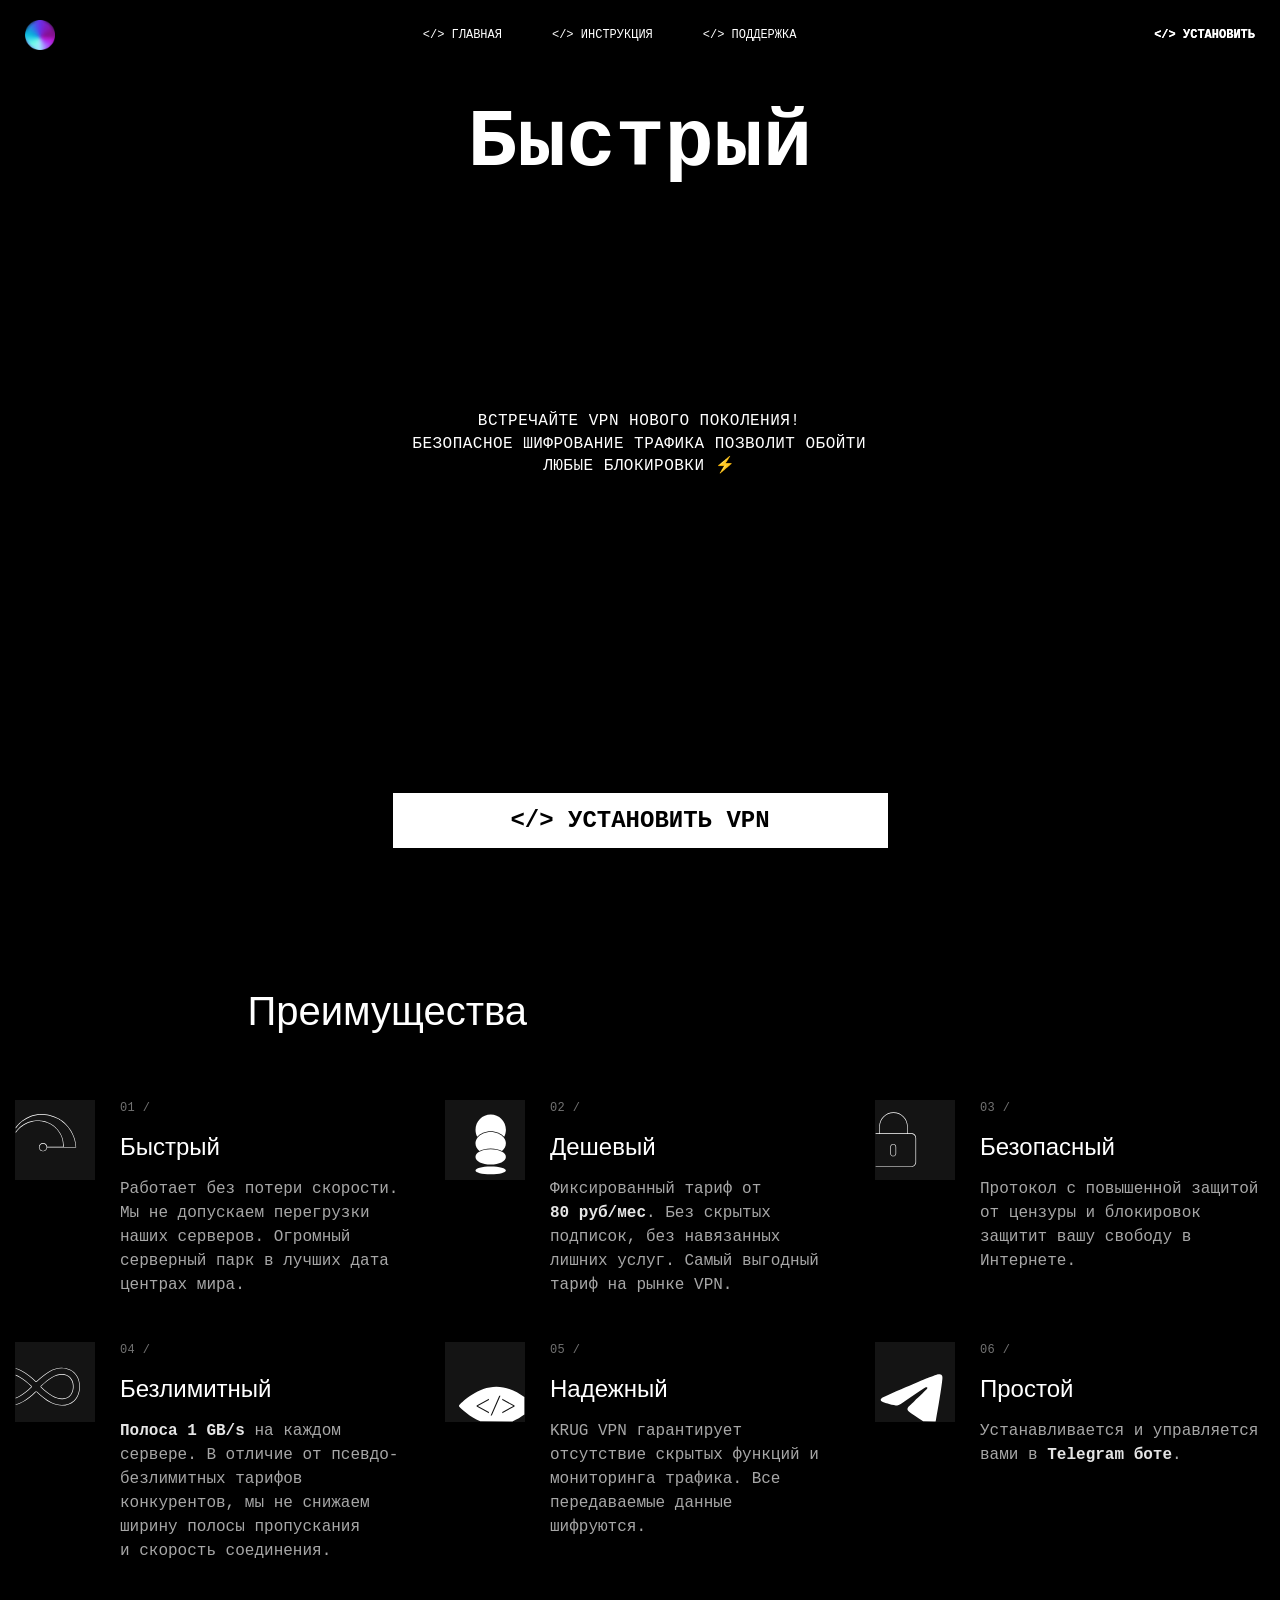
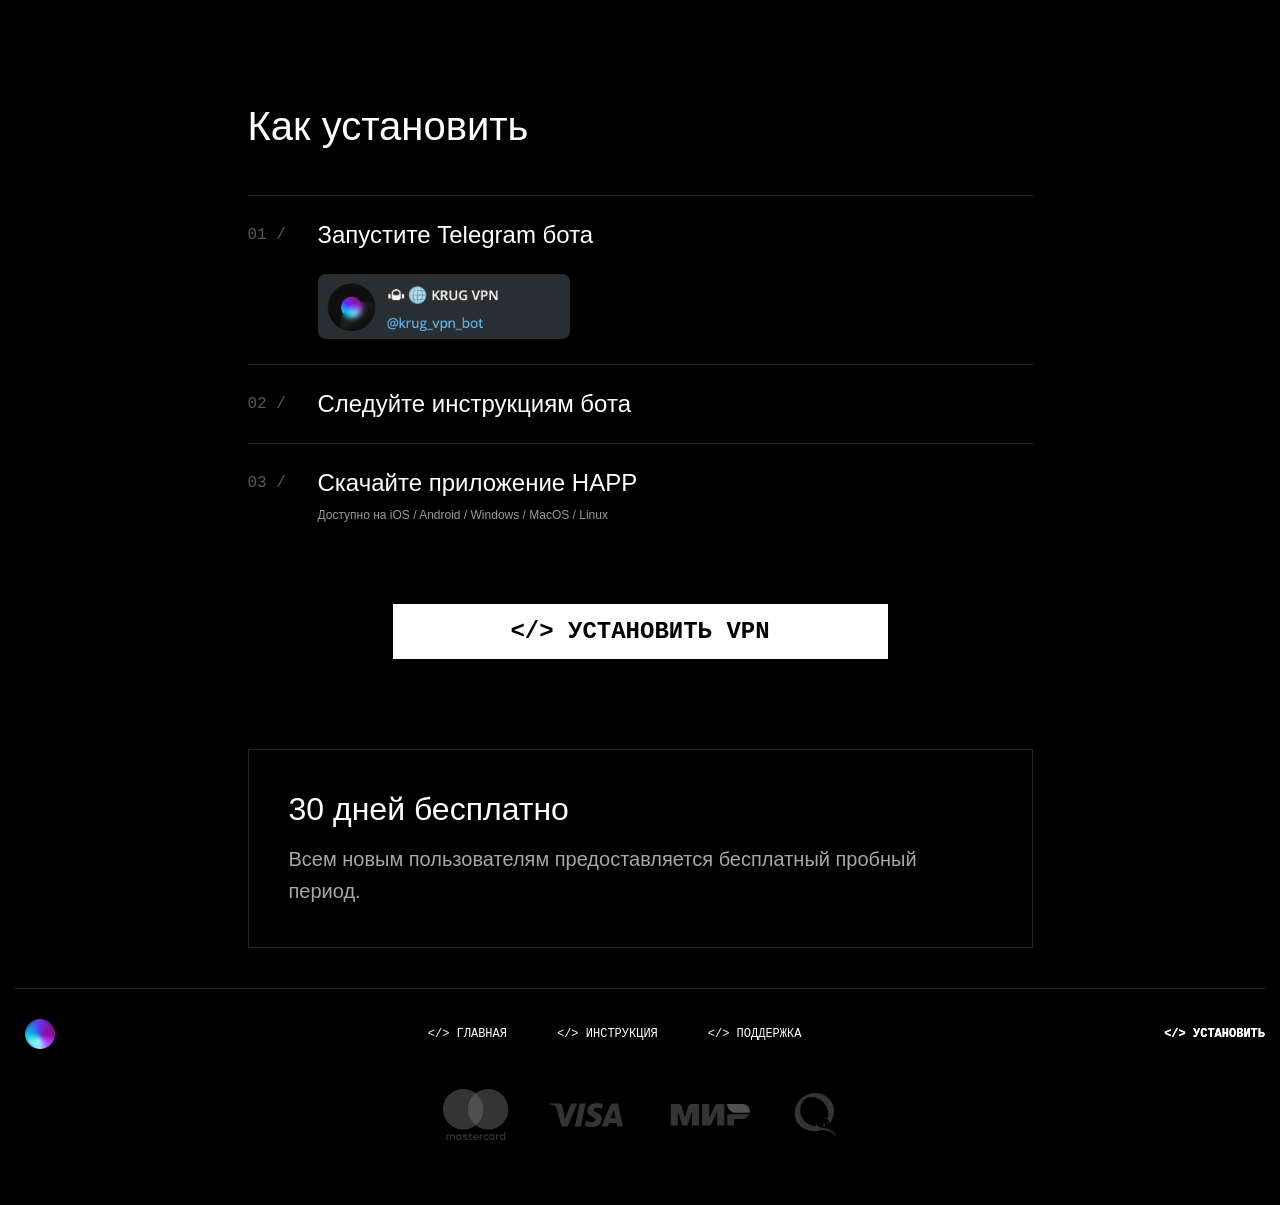
<file: index.html>
<!DOCTYPE html>
<html lang="ru" prefix="og: https://ogp.me/ns#">

<head>
  <meta http-equiv="Content-Type" content="text/html; charset=UTF-8" />

  <meta http-equiv="X-UA-Compatible" content="IE=edge" />
  <meta name="viewport" content="width=device-width, initial-scale=1" />

  <link rel="canonical" href="https://krugvpn.com/" />
  <link rel="preconnect" href="https://fonts.googleapis.com/" />
  <link rel="preconnect" href="https://fonts.gstatic.com/" crossorigin="" />
  <link rel="stylesheet" href="./assets/styles.min.css" />

  <link rel="apple-touch-icon" sizes="180x180" href="./assets/favicons/apple-touch-icon.png" />
  <link rel="icon" type="image/png" sizes="32x32" href="./assets/favicons/favicon-32x32.png" />
  <link rel="icon" type="image/png" sizes="16x16" href="./assets/favicons/favicon-16x16.png" />
  <link rel="manifest" href="./assets/favicons/site.webmanifest" />
  <link rel="mask-icon" href="./assets/favicons/safari-pinned-tab.svg" color="#5bbad5" />
  <link rel="shortcut icon" href="./assets/favicons/favicon.ico" />

  <meta name="msapplication-TileColor" content="#222222" />
  <meta name="msapplication-config" content="./assets/favicons/browserconfig.xml" />
  <meta name="theme-color" content="#000000" />
  <title>KRUG VPN - VPN нового поколения. VPN телеграм бот</title>
  <meta property="og:title" content="KRUG VPN - VPN нового поколения. VPN телеграм бот" />
  <meta name="description"
    content="Встречайте VPN нового поколения! VPN telegram bot @krug_vpn_bot. Безопасная технология шифрования трафика Wireguard сделает вас настоящим привидением 👻" />
  <meta property="og:description"
    content="Встречайте VPN нового поколения! VPN telegram bot @krug_vpn_bot. Безопасная технология шифрования трафика Wireguard сделает вас настоящим привидением 👻" />
  <meta property="og:type" content="website" />
  <meta property="og:url" content="https://krugvpn.com/" />
  <meta property="og:image" content="https://krugvpn.com/assets/favicons/android-chrome-256x256.png" />
  <meta property="og:image:secure_url" content="https://krugvpn.com/assets/favicons/android-chrome-256x256.png" />
  <meta property="og:image:alt" content="KRUG VPN - vpn нового поколения. VPN телеграм бот" />
  <meta name="keywords" content="vpn, telegram vpn, vpn для телеграм, vpn бот телеграм, vpn через телеграм, обход блокировок, обойти блокировку, разблокировать сайты, vpn россия, vpn для россии, vpn рф, анонимный vpn, приватный vpn, анонимность в интернете, защита трафика, безопасный интернет, wireguard, wireguard vpn, v2ray, vless, xray vpn, быстрый vpn, vpn без логов, vpn подписка" />
  <!-- Yandex.Metrika counter -->
  <script type="text/javascript">
    (function (m, e, t, r, i, k, a) {
      m[i] =
        m[i] ||
        function () {
          (m[i].a = m[i].a || []).push(arguments);
        };
      m[i].l = 1 * new Date();
      for (var j = 0; j < document.scripts.length; j++) {
        if (document.scripts[j].src === r) {
          return;
        }
      }
      (k = e.createElement(t)),
      (a = e.getElementsByTagName(t)[0]),
      (k.async = 1),
      (k.src = r),
      a.parentNode.insertBefore(k, a);
    })(
      window,
      document,
      "script",
      "https://mc.yandex.ru/metrika/tag.js",
      "ym"
    );

    ym(95253328, "init", {
      clickmap: true,
      trackLinks: true,
      accurateTrackBounce: true,
      webvisor: true,
    });
  </script>
  <!-- Yandex.Metrika counter -->
  <script type="text/javascript">
    (function (m, e, t, r, i, k, a) {
      m[i] = m[i] || function () {
        (m[i].a = m[i].a || []).push(arguments)
      };
      m[i].l = 1 * new Date();
      for (var j = 0; j < document.scripts.length; j++) {
        if (document.scripts[j].src === r) {
          return;
        }
      }
      k = e.createElement(t), a = e.getElementsByTagName(t)[0], k.async = 1, k.src = r, a.parentNode.insertBefore(k,
        a)
    })(window, document, 'script', 'https://mc.yandex.ru/metrika/tag.js?id=104801585', 'ym');

    ym(104801585, 'init', {
      ssr: true,
      webvisor: true,
      clickmap: true,
      ecommerce: "dataLayer",
      accurateTrackBounce: true,
      trackLinks: true
    });
  </script>
  <noscript>
    <div><img src="https://mc.yandex.ru/watch/104801585" style="position:absolute; left:-9999px;" alt="" /></div>
  </noscript>
  <!-- /Yandex.Metrika counter -->
  <!-- Varioqub experiments -->
  <script type="text/javascript">
    (function (e, x, pe, r, i, me, nt) {
      (e[i] =
        e[i] ||
        function () {
          (e[i].a = e[i].a || []).push(arguments);
        }),
      (me = x.createElement(pe)),
      (me.async = 1),
      (me.src = r),
      (nt = x.getElementsByTagName(pe)[0]),
      nt.parentNode.insertBefore(me, nt);
    })(
      window,
      document,
      "script",
      "https://abt.s3.yandex.net/expjs/latest/exp.js",
      "ymab"
    );
    ymab("metrika.95253328", "init" /*, {clientFeatures}, {callback}*/ );
  </script>
  <noscript>
    <div>
      <img src="https://mc.yandex.ru/watch/95253328" style="position: absolute; left: -9999px" alt="" />
    </div>
  </noscript>
  <!-- /Yandex.Metrika counter -->
</head>

<body>
  <div class="wrapper">
    <header class="header">
      <nav class="nav">
        <a href="#" class="logo" aria-label="KRUG VPN — главная"></a>

        <div class="header__title">KRUG VPN</div>
        <ul class="nav__links">
          <li>
            <a href="/" rel="noopener noreferrer"> &lt;/&gt; ГЛАВНАЯ</a>
          </li>
          <li>
            <a href="https://telegra.ph/Instrukciya-po-ustanovke-KRUG-VPN-01-12" target="_blank"
              rel="noopener noreferrer">
              &lt;/&gt; ИНСТРУКЦИЯ</a>
          </li>
          <li>
            <a href="https://t.me/krug_vpn_support_bot" target="_blank" rel="noopener noreferrer">
              &lt;/&gt; ПОДДЕРЖКА</a>
          </li>
        </ul>

        <a href="https://t.me/krug_vpn_bot/app" target="_blank" rel="noopener noreferrer" class="header__install">
          <b>&lt;/&gt; УСТАНОВИТЬ</b>
        </a>

        <button id="menu-btn" class="menu-btn" aria-label="Открыть меню"></button>
      </nav>
    </header>

    <div id="mobile-menu" class="menu">
      <a href="#" target="_blank" rel="noopener noreferrer" class="menu__link">
        &lt;/&gt; ГЛАВНАЯ</a>
      <a href="https://telegra.ph/Instrukciya-po-ustanovke-KRUG-VPN-01-12" target="_blank" rel="noopener noreferrer"
        class="menu__link">
        &lt;/&gt; ИНСТРУКЦИЯ</a>
      <a href="https://t.me/krug_vpn_support_bot" target="_blank" rel="noopener noreferrer" class="menu__link">
        &lt;/&gt; ПОДДЕРЖКА</a>
      <hr />
      <a href="https://t.me/krug_vpn_bot/app" target="_blank" rel="noopener noreferrer" class="menu__link">
        <b>&lt;/&gt; УСТАНОВИТЬ</b>
      </a>
    </div>
  </div>

  <!-- content -->
  <main>
    <div class="wrapper wrapper_sm wrapper_main">
      <div class="main-block">
        <div class="hero-title">Быстрый Дешевый Безлимитный</div>
        <h1 class="main-block__text">
          ВСТРЕЧАЙТЕ VPN НОВОГО ПОКОЛЕНИЯ!<br />БЕЗОПАСНОЕ ШИФРОВАНИЕ ТРАФИКА
          ПОЗВОЛИТ ОБОЙТИ ЛЮБЫЕ БЛОКИРОВКИ&nbsp;⚡️
        </h1>
      </div>
    </div>

    <div class="slide">
      <video loop="" autoplay="" muted="" playsinline="" preload="metadata" src="./assets/d-50-min.mp4"></video>
    </div>

    <div class="wrapper">
      <a href="https://t.me/krug_vpn_bot/app" target="_blank" rel="noopener noreferrer" class="btn">&lt;/&gt;
        УСТАНОВИТЬ VPN</a>
    </div>

    <div class="wrapper wrapper_sm">
      <h2 class="title title_block">Преимущества</h2>
    </div>

    <div class="wrapper">
      <div class="cards">
        <div class="card">
          <img src="./assets/card-1.svg" alt="" class="card__icon" />
          <div class="card__content">
            <div class="card__num">01 /</div>
            <div class="card__title title">Быстрый</div>
            <div class="card__text">
              Работает без потери скорости. Мы не допускаем перегрузки наших
              серверов. Огромный серверный парк в лучших дата центрах мира.
            </div>
          </div>
        </div>
        <div class="card">
          <img src="./assets/card-2.svg" alt="" class="card__icon" />
          <div class="card__content">
            <div class="card__num">02 /</div>
            <div class="card__title title">Дешевый</div>
            <div class="card__text">
              Фиксированный тариф от <b>80&nbsp;руб/мес</b>. Без скрытых
              подписок, без навязанных лишних услуг. Самый выгодный тариф на
              рынке VPN.
            </div>
          </div>
        </div>
        <div class="card">
          <img src="./assets/card-3.svg" alt="" class="card__icon" />
          <div class="card__content">
            <div class="card__num">03 /</div>
            <div class="card__title title">Безопасный</div>
            <div class="card__text">
              Протокол с повышенной защитой от цензуры и блокировок защитит
              вашу свободу в Интернете.
            </div>
          </div>
        </div>
        <div class="card">
          <img src="./assets/card-4.svg" alt="" class="card__icon" />
          <div class="card__content">
            <div class="card__num">04 /</div>
            <div class="card__title title">Безлимитный</div>
            <div class="card__text">
              <b>Полоса 1&nbsp;GB/s</b> на&nbsp;каждом сервере. В&nbsp;отличие
              от&nbsp;псевдо-безлимитных тарифов конкурентов,
              мы&nbsp;не&nbsp;снижаем ширину полосы пропускания
              и&nbsp;скорость соединения. <br />
            </div>
          </div>
        </div>
        <div class="card">
          <img src="./assets/card-5.svg" alt="" class="card__icon" />
          <div class="card__content">
            <div class="card__num">05 /</div>
            <div class="card__title title">Надежный</div>
            <div class="card__text">
              KRUG VPN гарантирует отсутствие скрытых функций и мониторинга
              трафика. Все передаваемые данные шифруются.
            </div>
          </div>
        </div>
        <div class="card">
          <img src="./assets/card-6.svg" alt="" class="card__icon" />
          <div class="card__content">
            <div class="card__num">06 /</div>
            <div class="card__title title">Простой</div>
            <div class="card__text">
              Устанавливается и&nbsp;управляется вами в&nbsp;<b>Telegram боте</b>.
            </div>
          </div>
        </div>
      </div>
    </div>

    <div class="wrapper wrapper_sm">
      <h2 class="title title_block">Как установить</h2>

      <div class="instr-block">
        <div class="instr">
          <div class="instr__head">
            <div class="instr__num">01 /</div>
            <div class="instr__title title">Запустите Telegram бота</div>
          </div>
          <div class="instr__body">
            <a href="https://t.me/krug_vpn_bot/app" target="_blank" rel="noopener noreferrer">
              <img src="./assets/tg.png" alt="Запустить Telegram бот KRUG VPN" class="tg-img" />
            </a>
          </div>
        </div>
        <div class="instr">
          <div class="instr__head">
            <div class="instr__num">02 /</div>
            <div class="instr__title title">Следуйте инструкциям бота</div>
          </div>
        </div>
        <div class="instr">
          <div class="instr__head">
            <div class="instr__num">03 /</div>
            <div class="instr__title title">
              Скачайте приложение HAPP <br />
              <span style="color: #999; font-size: 12px">Доступно на iOS / Android / Windows / MacOS / Linux</span>
            </div>
          </div>
        </div>
      </div>

      <a href="https://t.me/krug_vpn_bot/app" target="_blank" rel="noopener noreferrer" class="btn">&lt;/&gt;
        УСТАНОВИТЬ VPN</a>

      <div class="promo">
        <div class="promo__title">30 дней бесплатно</div>
        <div class="promo__text">
          Всем новым пользователям предоставляется бесплатный пробный период.
        </div>
      </div>
    </div>
  </main>

  <!-- content END -->

  <div class="wrapper">
    <footer class="footer">
      <nav class="nav">
        <a href="#" class="logo" aria-label="KRUG VPN — главная"></a>

        <ul class="nav__links">
          <li>
            <a href="#" rel="noopener noreferrer"> &lt;/&gt; ГЛАВНАЯ</a>
          </li>
          <li>
            <a href="https://telegra.ph/Instrukciya-po-ustanovke-KRUG-VPN-01-12" target="_blank"
              rel="noopener noreferrer">
              &lt;/&gt; ИНСТРУКЦИЯ</a>
          </li>
          <li>
            <a href="https://t.me/krug_vpn_support_bot" target="_blank" rel="noopener noreferrer">
              &lt;/&gt; ПОДДЕРЖКА</a>
          </li>
        </ul>

        <a href="https://t.me/krug_vpn_bot/app" target="_blank" rel="noopener noreferrer" class="header__install">
          <b>&lt;/&gt; УСТАНОВИТЬ</b>
        </a>
      </nav>

      <!-- <div class="footer__cards">
                <nav class="nav">
                    <ul class="nav__links">
                        <li>
                            <a href="/rules">
                                &lt;/&gt; Правила пользования</a>
                        </li>
                        <li>
                            <a href="/privacy">
                                &lt;/&gt; Политика конфиденциальности</a>
                        </li>
                        <li>
                            <a href="/privacy-mobile-app">
                                &lt;/&gt; Политика конфиденциальности мобильного приложения</a>
                        </li>
                        <li>
                            <a href="/contacts">
                                &lt;/&gt; Контакты</a>
                        </li>
                        <li>
                            <a href="/payments">
                                &lt;/&gt; Оплата заказа</a>
                        </li>
                    </ul>
                </nav>
            </div> -->
      <div class="footer__cards">
        <img src="./assets/mc.svg" class="footer__card mc" alt="Mastrcard" />
        <img src="./assets/visa.svg" class="footer__card visa" alt="VISA" />
        <img src="./assets/mir.svg" class="footer__card mir" alt="МИР" />
        <img src="./assets/qiwi.svg" class="footer__card qiwi" alt="Qiwi" />
      </div>
    </footer>
  </div>
  <script src="./assets/main.js" defer></script>
</body>

</html>
</file>
<file: assets/styles.min.css>
button,hr,input{overflow:visible}progress,sub,sup{vertical-align:baseline}.header,.menu{position:fixed}body,ul{margin:0}.btn,.header,.main-block__text{text-transform:uppercase}.instr__body,.slide,body.overflow{overflow:hidden}.instr__head.active,.menu-btn{cursor:pointer}.btn,.hero-title,.main-block__text{text-align:center}html{line-height:1.15;-webkit-text-size-adjust:100%}details,main{display:block}h1{font-size:2em;margin:.67em 0}hr{-webkit-box-sizing:content-box;box-sizing:content-box;height:0}[type=checkbox],[type=radio],legend{-webkit-box-sizing:border-box;padding:0}code,kbd,pre,samp{font-family:monospace,monospace;font-size:1em}*{-webkit-tap-highlight-color:transparent}abbr[title]{border-bottom:none;text-decoration:underline;-webkit-text-decoration:underline dotted;text-decoration:underline dotted}b,strong{font-weight:bolder}small{font-size:80%}sub,sup{font-size:75%;line-height:0;position:relative}sub{bottom:-.25em}sup{top:-.5em}img{border-style:none}button,input,optgroup,select,textarea{font-family:inherit;font-size:100%;line-height:1.15;margin:0}button,select{text-transform:none}[type=button],[type=reset],[type=submit],button{-webkit-appearance:button}[type=button]::-moz-focus-inner,[type=reset]::-moz-focus-inner,[type=submit]::-moz-focus-inner,button::-moz-focus-inner{border-style:none;padding:0}[type=button]:-moz-focusring,[type=reset]:-moz-focusring,[type=submit]:-moz-focusring,button:-moz-focusring{outline:ButtonText dotted 1px}fieldset{padding:.35em .75em .625em}legend{box-sizing:border-box;color:inherit;display:table;max-width:100%;white-space:normal}.promo__text b,a,body{color:#fff}textarea{overflow:auto}[type=checkbox],[type=radio]{box-sizing:border-box}[type=number]::-webkit-inner-spin-button,[type=number]::-webkit-outer-spin-button{height:auto}[type=search]{-webkit-appearance:textfield;outline-offset:-2px}[type=search]::-webkit-search-decoration{-webkit-appearance:none}::-webkit-file-upload-button{-webkit-appearance:button;font:inherit}.promo,.title{font-family:Roboto,sans-serif}summary{display:list-item}[hidden],template{display:none}.header{z-index:1000;font-size:12px;line-height:30px;background:#000;margin:0 -20px;width:100%;padding:20px}.header__title{display:none;font-size:1.5rem}.nav b{text-shadow:0 0 #fff}.nav{display:-webkit-box;display:-ms-flexbox;display:flex;-webkit-box-pack:justify;-ms-flex-pack:justify;justify-content:space-between}.footer__cards,.nav__links,.nav__links li{display:-webkit-box;display:-ms-flexbox}.nav__links{display:flex}.nav__links li{display:flex;margin:0 25px}.logo{width:50px;background:url(logo.webp) center/contain no-repeat;opacity:1!important}.btn,.slide,.wrapper{width:100%}.menu,body{background:#000}.menu{z-index:999;top:0;right:0;bottom:0;left:0;padding:125px 15px 20px;pointer-events:none;opacity:0;-webkit-transition:opacity .2s;-o-transition:opacity .2s;transition:opacity .2s}.menu-btn,.slide{position:relative}.menu.active{opacity:1;pointer-events:auto}.menu__link{display:block;font-weight:400;font-size:16px;line-height:50px}.menu hr{margin:45px 0 15px;border:none;background:#252525;height:1px}.footer{padding:30px 0 50px;border-top:1px solid #252525;font-size:12px;line-height:30px}.footer__cards{display:flex;-ms-flex-wrap:wrap;flex-wrap:wrap;-webkit-box-align:center;-ms-flex-align:center;align-items:center;-webkit-box-pack:center;-ms-flex-pack:center;justify-content:center;padding-top:40px}.footer__card{margin:0 20px 15px}body{font-family:'PT Mono',monospace}*,::after,::before{-webkit-box-sizing:border-box;box-sizing:border-box}.wrapper{margin:0 auto;padding:0 15px;max-width:1350px}.wrapper_sm{max-width:815px}.title_block{margin:140px 0 0;font-weight:500;font-size:40px;line-height:47px}ul{list-style-type:none;padding:0}a{background-color:transparent;text-decoration:none;opacity:1;-webkit-transition:opacity .2s;-o-transition:opacity .2s;transition:opacity .2s}a:hover{opacity:.8}.main-block{padding:40px 0 25px}.main-block .title{font-weight:500;font-size:82px;line-height:76px}.hero-title{font-weight:700;font-size:82px;line-height:88px;height:300px;margin-top:60px}.main-block__text{margin:10px 0 0;padding-left:18%;font-size:16px;line-height:142%;letter-spacing:.03em;max-width:642px;font-weight:400}.slide{height:250px;margin-bottom:40px}.slide video{position:absolute;left:50%;top:50%;-webkit-transform:translate(-50%,-50%);-ms-transform:translate(-50%,-50%);transform:translate(-50%,-50%);min-width:100%;width:100%;-webkit-filter:contrast(110%);filter:contrast(110%)}.btn{display:-webkit-box;display:-ms-flexbox;display:flex;-webkit-box-pack:center;-ms-flex-pack:center;justify-content:center;-webkit-box-align:center;-ms-flex-align:center;align-items:center;max-width:495px;height:55px;margin:0 auto;color:#000;background-color:#fff;font-weight:700;font-size:24px;line-height:1}.promo{margin:90px 0 40px;padding:40px;border:1px solid #252525}.menu-btn{padding:0}.promo__title{margin-bottom:15px;font-weight:500;font-size:32px;line-height:38px}.promo__text{display:inline-block;font-weight:400;font-size:20px;line-height:32px;color:#a7a7a7}.menu-btn{z-index:1000;display:none;width:30px;height:30px;-webkit-appearance:none;-moz-appearance:none;appearance:none;border:none;background:url(menu.svg) center no-repeat;opacity:.7}.card,.cards{display:-webkit-box;display:-ms-flexbox}.menu-btn.close{background-image:url(x.svg);opacity:1}.cards{display:flex;-ms-flex-wrap:wrap;flex-wrap:wrap;-webkit-box-pack:justify;-ms-flex-pack:justify;justify-content:space-between;margin:0 -10px;padding-top:20px}.card{display:flex;-webkit-box-align:start;-ms-flex-align:start;align-items:flex-start;width:calc(33.33% - 20px);max-width:390px;margin:45px 10px 0}.instr__body a,.instr__head{display:-webkit-box;display:-ms-flexbox}.card__icon{width:80px}.card__content{width:calc(100% - 80px);padding-left:25px}.card__num{font-size:12px;line-height:142%;letter-spacing:.03em;color:#727272}.card__title{margin:16px 0;font-weight:500;font-size:24px;line-height:28px}.card__text{font-size:16px;line-height:24px;color:#a7a7a7}.card__text b{color:#e5e5e5}.instr-block{margin-top:45px;margin-bottom:50px}.instr{border-top:1px solid #252525;opacity:1!important}.instr__head{display:flex;-webkit-box-align:start;-ms-flex-align:start;align-items:flex-start;padding-top:25px;padding-bottom:25px}.instr__body{display:none;display:-webkit-box;display:-ms-flexbox;display:flex;padding-left:70px;padding-bottom:25px}.instr__body a{display:flex}.instr__num{width:70px;font-size:16px;line-height:28px;color:#585858}.instr__title{width:calc(100% - 70px);font-weight:500;font-size:24px;line-height:28px}.tg-img{border-radius:8px;width:100%;max-width:268px;height:65px;-o-object-fit:contain;object-fit:contain}@media (max-width:1350px){.slide video{width:1442px}}@media (max-width:950px){.card{width:calc(50% - 20px)}}@media (max-width:767px){.footer .nav,.nav__links{-webkit-box-orient:vertical;-webkit-box-direction:normal}.header__title,.menu-btn{display:block}.wrapper_main{max-width:330px}.main-block{max-width:560px;padding:20px 0 25px}.header{width:calc(100% + 5px)}.slide{height:0;padding-top:47%}.slide video{width:100%}.main-block .title{font-size:34px;line-height:1}.hero-title{font-weight:500;font-size:44px;line-height:46px;height:145px}.main-block__text{margin-top:15px;padding-left:0;font-size:12px}.footer .nav{-ms-flex-direction:column;flex-direction:column;-webkit-box-align:center;-ms-flex-align:center;align-items:center}.nav__links{-webkit-box-align:flex-start;-ms-flex-align:flex-start;align-items:flex-start;-ms-flex-direction:column;flex-direction:column;margin:20px 0}.header .nav__links,.header__install{display:none}.footer{padding-bottom:35px}.footer__cards{padding-top:20px}.footer__card{margin:0 15px 15px}.mc{width:52px}.visa{width:59px}.mir{width:72px}.qiwi{width:30px}.nav__links li{margin:4px 0}.title_block{margin-top:65px;font-size:24px;line-height:28px}.card{margin-top:25px}.card__icon{width:50px}.card__content{width:calc(100% - 65px);padding-left:15px}.card__title{font-size:16px;line-height:19px}.card__text{font-size:12px;line-height:16px}.promo{margin-top:35px;padding:25px}.promo__title{margin-bottom:15px;font-size:24px;line-height:28px}.promo__text{font-size:16px;line-height:24px}.btn{font-size:18px}.instr-block{margin:25px 0}.instr__body{padding-left:45px}.instr__title{width:calc(100% - 45px);font-size:16px;line-height:19px}.instr__num{width:45px;font-size:12px;line-height:19px}}@media (max-width:600px){.card{width:calc(100% - 20px);max-width:100%}}
</file>
